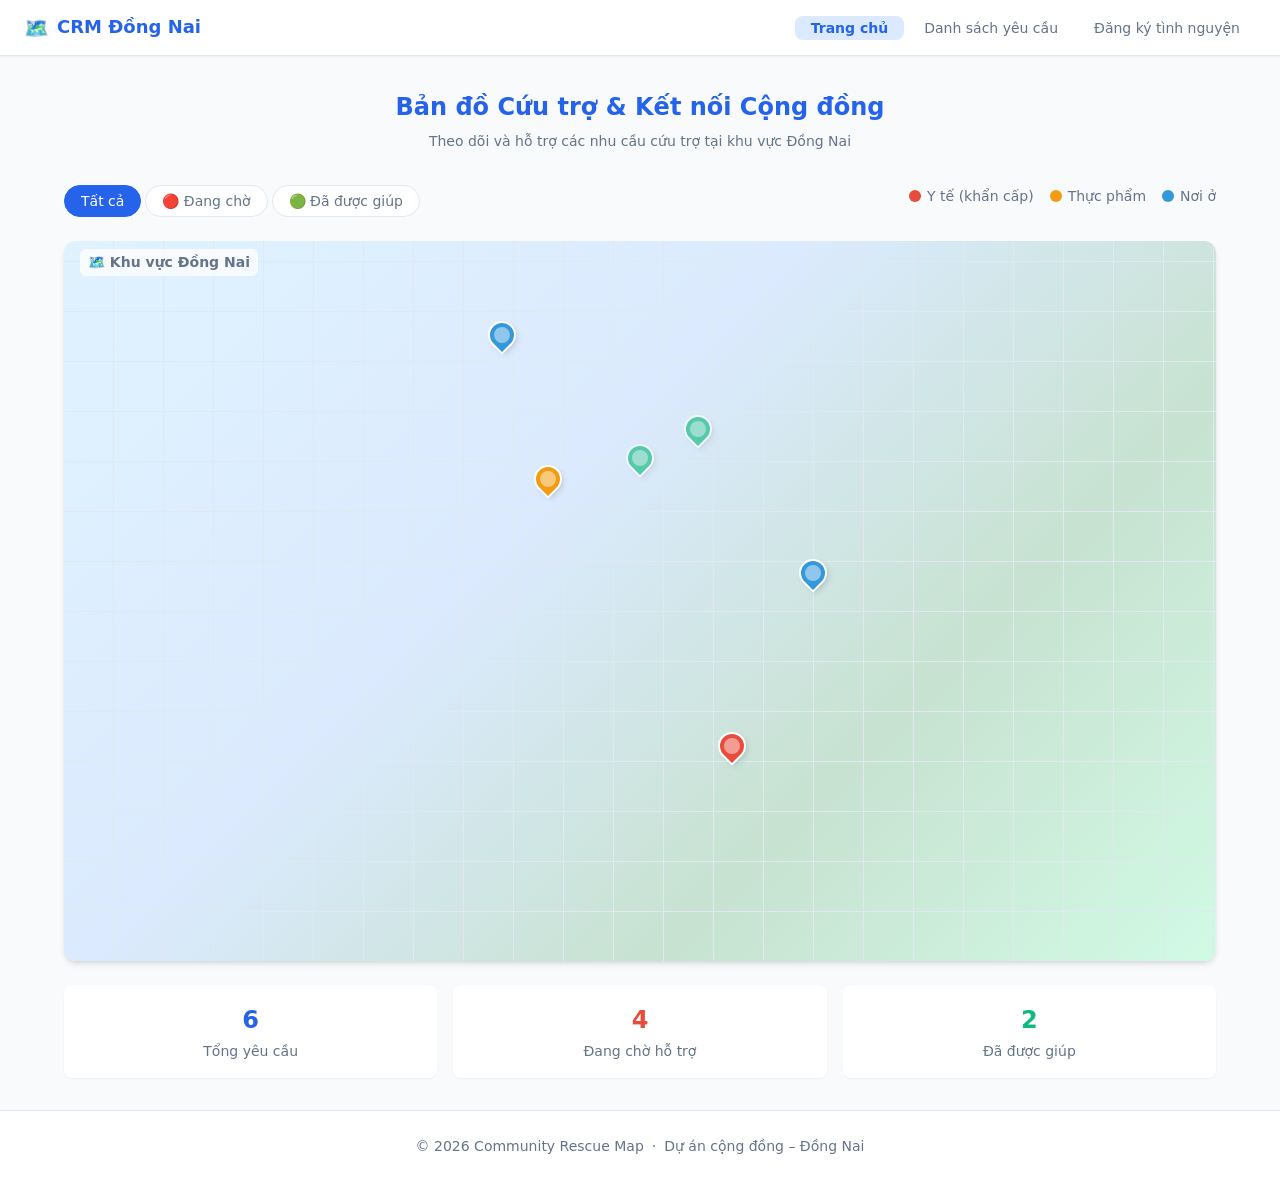
<file: index.html>
<!DOCTYPE html>
<html lang="vi">
<head>
  <meta charset="UTF-8" />
  <meta name="viewport" content="width=device-width, initial-scale=1.0" />
  <title>Bản đồ Cứu trợ &amp; Kết nối Cộng đồng – Đồng Nai</title>
  <link rel="stylesheet" href="css/style.css" />

  <!-- ===== CSS bổ sung cho trang Bản đồ ===== -->
  <style>
    /* ---------- Hero heading ---------- */
    .page-header {
      text-align: center;
      margin-bottom: var(--space-xl);
    }

    .page-header__title {
      font-size: var(--font-size-2xl);
      font-weight: 700;
      color: var(--color-primary);
    }

    .page-header__sub {
      color: var(--color-text-muted);
      font-size: var(--font-size-sm);
      margin-top: var(--space-xs);
    }

    /* ---------- Toolbar: Filters + Legend ---------- */
    .toolbar {
      display: flex;
      flex-wrap: wrap;
      align-items: flex-start;
      justify-content: space-between;
      gap: var(--space-md);
      margin-bottom: var(--space-lg);
    }

    /* -- Filter buttons -- */
    .filter-group {
      display: flex;
      gap: var(--space-xs);
      flex-wrap: wrap;
    }

    .filter-btn {
      padding: var(--space-xs) var(--space-md);
      border: 1px solid var(--color-border);
      border-radius: var(--radius-full);
      font-size: var(--font-size-sm);
      font-weight: 500;
      color: var(--color-text-muted);
      background-color: var(--color-surface);
      transition: all var(--transition);
      cursor: pointer;
    }

    .filter-btn:hover {
      border-color: var(--color-primary);
      color: var(--color-primary);
    }

    .filter-btn--active {
      background-color: var(--color-primary);
      border-color: var(--color-primary);
      color: #fff;
    }

    /* -- Legend -- */
    .legend {
      display: flex;
      gap: var(--space-md);
      flex-wrap: wrap;
      font-size: var(--font-size-sm);
      color: var(--color-text-muted);
    }

    .legend__item {
      display: flex;
      align-items: center;
      gap: 6px;
    }

    .legend__dot {
      width: 12px;
      height: 12px;
      border-radius: 50%;
      flex-shrink: 0;
    }

    .legend__dot--medical { background-color: var(--color-medical); animation: pulse 1.6s infinite; }
    .legend__dot--food    { background-color: var(--color-food);    }
    .legend__dot--shelter { background-color: var(--color-shelter); }

    /* ---------- Map container ---------- */
    .map-wrapper {
      position: relative;
      width: 100%;
      aspect-ratio: 16 / 10;
      border-radius: var(--radius-lg);
      overflow: hidden;
      background:
        /* Lưới mô phỏng bản đồ */
        repeating-linear-gradient(
          0deg,
          transparent,
          transparent 49px,
          var(--color-border) 49px,
          var(--color-border) 50px
        ),
        repeating-linear-gradient(
          90deg,
          transparent,
          transparent 49px,
          var(--color-border) 49px,
          var(--color-border) 50px
        ),
        /* Gradient nền */
        linear-gradient(135deg, #e0f2fe 0%, #dbeafe 40%, #c7e2d0 70%, #d1fae5 100%);
      box-shadow: var(--shadow-md);
    }

    /* Nhãn vùng mô phỏng */
    .map-wrapper::before {
      content: "🗺️ Khu vực Đồng Nai";
      position: absolute;
      top: var(--space-sm);
      left: var(--space-md);
      font-size: var(--font-size-sm);
      font-weight: 600;
      color: var(--color-text-muted);
      background: rgba(255,255,255,.75);
      padding: 2px var(--space-sm);
      border-radius: var(--radius-sm);
      z-index: 2;
    }

    /* ---------- Marker ---------- */
    .marker {
      position: absolute;
      width: 28px;
      height: 28px;
      border-radius: 50% 50% 50% 0;
      transform: translate(-50%, -100%) rotate(-45deg);
      cursor: pointer;
      z-index: 5;
      border: 2px solid #fff;
      box-shadow: var(--shadow-md);
      transition: transform 0.2s ease, box-shadow 0.2s ease;
    }

    .marker::after {
      content: "";
      position: absolute;
      inset: 4px;
      background: rgba(255,255,255,.45);
      border-radius: 50%;
    }

    .marker:hover {
      transform: translate(-50%, -100%) rotate(-45deg) scale(1.25);
      box-shadow: var(--shadow-lg);
      z-index: 10;
    }

    /* Màu theo loại */
    .marker--medical { background-color: var(--color-medical); animation: pulse 1.6s infinite; }
    .marker--food    { background-color: var(--color-food);    }
    .marker--shelter { background-color: var(--color-shelter); }
    .marker--done    { background-color: var(--color-done); opacity: .65; animation: none; }

    /* ---------- Pulse keyframes ---------- */
    @keyframes pulse {
      0%   { box-shadow: 0 0 0 0 rgba(231, 76, 60, .5); }
      70%  { box-shadow: 0 0 0 10px rgba(231, 76, 60, 0); }
      100% { box-shadow: 0 0 0 0 rgba(231, 76, 60, 0); }
    }

    /* ---------- Popup overlay ---------- */
    .popup-overlay {
      display: none;
      position: fixed;
      inset: 0;
      z-index: 500;
      background: rgba(0,0,0,.45);
      justify-content: center;
      align-items: center;
      padding: var(--space-md);
    }

    .popup-overlay--visible {
      display: flex;
    }

    /* Popup card */
    .popup {
      background: var(--color-surface);
      border-radius: var(--radius-lg);
      box-shadow: var(--shadow-lg);
      width: 100%;
      max-width: 420px;
      overflow: hidden;
      animation: popIn .25s ease;
    }

    @keyframes popIn {
      from { opacity: 0; transform: scale(.9) translateY(12px); }
      to   { opacity: 1; transform: scale(1)  translateY(0);    }
    }

    .popup__header {
      display: flex;
      align-items: center;
      justify-content: space-between;
      padding: var(--space-md) var(--space-lg);
      border-bottom: 1px solid var(--color-border);
    }

    .popup__title {
      font-size: var(--font-size-lg);
      font-weight: 700;
    }

    .popup__close {
      font-size: 1.3rem;
      padding: var(--space-xs);
      border-radius: var(--radius-sm);
      line-height: 1;
      transition: background var(--transition);
    }

    .popup__close:hover {
      background: var(--color-bg);
    }

    .popup__body {
      padding: var(--space-lg);
      display: flex;
      flex-direction: column;
      gap: var(--space-sm);
      font-size: var(--font-size-sm);
      line-height: 1.7;
    }

    .popup__row {
      display: flex;
      gap: var(--space-sm);
    }

    .popup__label {
      flex-shrink: 0;
      font-weight: 600;
      color: var(--color-text-muted);
      min-width: 90px;
    }

    .popup__value {
      word-break: break-word;
    }

    .popup__value a {
      color: var(--color-primary);
      text-decoration: underline;
    }

    /* ---------- Stats bar ---------- */
    .stats {
      display: flex;
      gap: var(--space-md);
      flex-wrap: wrap;
      margin-top: var(--space-lg);
    }

    .stat-card {
      flex: 1;
      min-width: 130px;
      text-align: center;
      padding: var(--space-md);
      border-radius: var(--radius-md);
      background: var(--color-surface);
      box-shadow: var(--shadow-sm);
    }

    .stat-card__number {
      font-size: var(--font-size-2xl);
      font-weight: 700;
    }

    .stat-card__label {
      font-size: var(--font-size-sm);
      color: var(--color-text-muted);
    }

    .stat-card--total   .stat-card__number { color: var(--color-primary);  }
    .stat-card--pending .stat-card__number { color: var(--color-medical); }
    .stat-card--done    .stat-card__number { color: var(--color-done);    }

    /* ---------- Responsive ≤ 600px ---------- */
    @media (max-width: 600px) {
      .toolbar {
        flex-direction: column;
      }

      .map-wrapper {
        aspect-ratio: 4 / 3;
      }

      .marker {
        width: 22px;
        height: 22px;
      }

      .popup {
        max-width: 100%;
      }

      .popup__label {
        min-width: 72px;
      }

      .stats {
        flex-direction: column;
      }
    }

    /* ---------- Responsive ≤ 375px ---------- */
    @media (max-width: 375px) {
      .page-header__title {
        font-size: var(--font-size-xl);
      }

      .filter-btn {
        font-size: 0.75rem;
        padding: 3px var(--space-sm);
      }

      .legend {
        gap: var(--space-sm);
        font-size: 0.75rem;
      }

      .map-wrapper {
        aspect-ratio: 3 / 2.5;
        border-radius: var(--radius-md);
      }

      .marker {
        width: 20px;
        height: 20px;
      }

      .popup__body {
        padding: var(--space-md);
      }

      .popup__row {
        flex-direction: column;
        gap: 2px;
      }

      .popup__label {
        min-width: unset;
      }
    }
  </style>
</head>

<body>
  <!-- ==================== NAVBAR ==================== -->
  <nav class="navbar" role="navigation" aria-label="Điều hướng chính">
    <a href="index.html" class="navbar__brand">
      <span class="navbar__brand-icon" aria-hidden="true">🗺️</span>
      CRM Đồng Nai
    </a>

    <button class="navbar__toggle" aria-label="Mở menu" aria-expanded="false">
      <span></span><span></span><span></span>
    </button>

    <ul class="navbar__links">
      <li><a href="index.html"     class="navbar__link navbar__link--active" aria-current="page">Trang chủ</a></li>
      <li><a href="requests.html"  class="navbar__link">Danh sách yêu cầu</a></li>
      <li><a href="volunteer.html" class="navbar__link">Đăng ký tình nguyện</a></li>
    </ul>
  </nav>

  <!-- ==================== MAIN ==================== -->
  <main class="main">
    <!-- Page heading -->
    <header class="page-header">
      <h1 class="page-header__title">Bản đồ Cứu trợ &amp; Kết nối Cộng đồng</h1>
      <p class="page-header__sub">Theo dõi và hỗ trợ các nhu cầu cứu trợ tại khu vực Đồng Nai</p>
    </header>

    <!-- Toolbar: Filters + Legend -->
    <section class="toolbar" aria-label="Bộ lọc và chú thích">
      <div class="filter-group" role="group" aria-label="Lọc theo trạng thái">
        <button class="filter-btn filter-btn--active" data-filter="all">Tất cả</button>
        <button class="filter-btn" data-filter="dang-cho">🔴 Đang chờ</button>
        <button class="filter-btn" data-filter="da-giup">🟢 Đã được giúp</button>
      </div>

      <div class="legend" aria-label="Chú thích màu Marker">
        <div class="legend__item">
          <span class="legend__dot legend__dot--medical" aria-hidden="true"></span>
          <span>Y tế (khẩn cấp)</span>
        </div>
        <div class="legend__item">
          <span class="legend__dot legend__dot--food" aria-hidden="true"></span>
          <span>Thực phẩm</span>
        </div>
        <div class="legend__item">
          <span class="legend__dot legend__dot--shelter" aria-hidden="true"></span>
          <span>Nơi ở</span>
        </div>
      </div>
    </section>

    <!-- Map -->
    <section aria-label="Bản đồ cứu trợ">
      <div class="map-wrapper" id="map"></div>
    </section>

    <!-- Stats -->
    <section class="stats" aria-label="Thống kê nhanh" id="stats"></section>
  </main>

  <!-- ==================== POPUP ==================== -->
  <div class="popup-overlay" id="popupOverlay" role="dialog" aria-modal="true" aria-label="Chi tiết yêu cầu">
    <article class="popup" id="popupCard">
      <div class="popup__header">
        <h2 class="popup__title" id="popupTitle">Chi tiết yêu cầu</h2>
        <button class="popup__close" id="popupClose" aria-label="Đóng">✕</button>
      </div>
      <div class="popup__body" id="popupBody">
        <!-- Nội dung được render bởi JS -->
      </div>
    </article>
  </div>

  <!-- ==================== FOOTER ==================== -->
  <footer class="footer">
    <span>© 2026 Community Rescue Map</span>
    <span>·</span>
    <span>Dự án cộng đồng – Đồng Nai</span>
  </footer>

  <!-- ==================== SCRIPTS ==================== -->
  <script src="js/data.js"></script>
  <script src="js/map.js"></script>
</body>
</html>
</file>
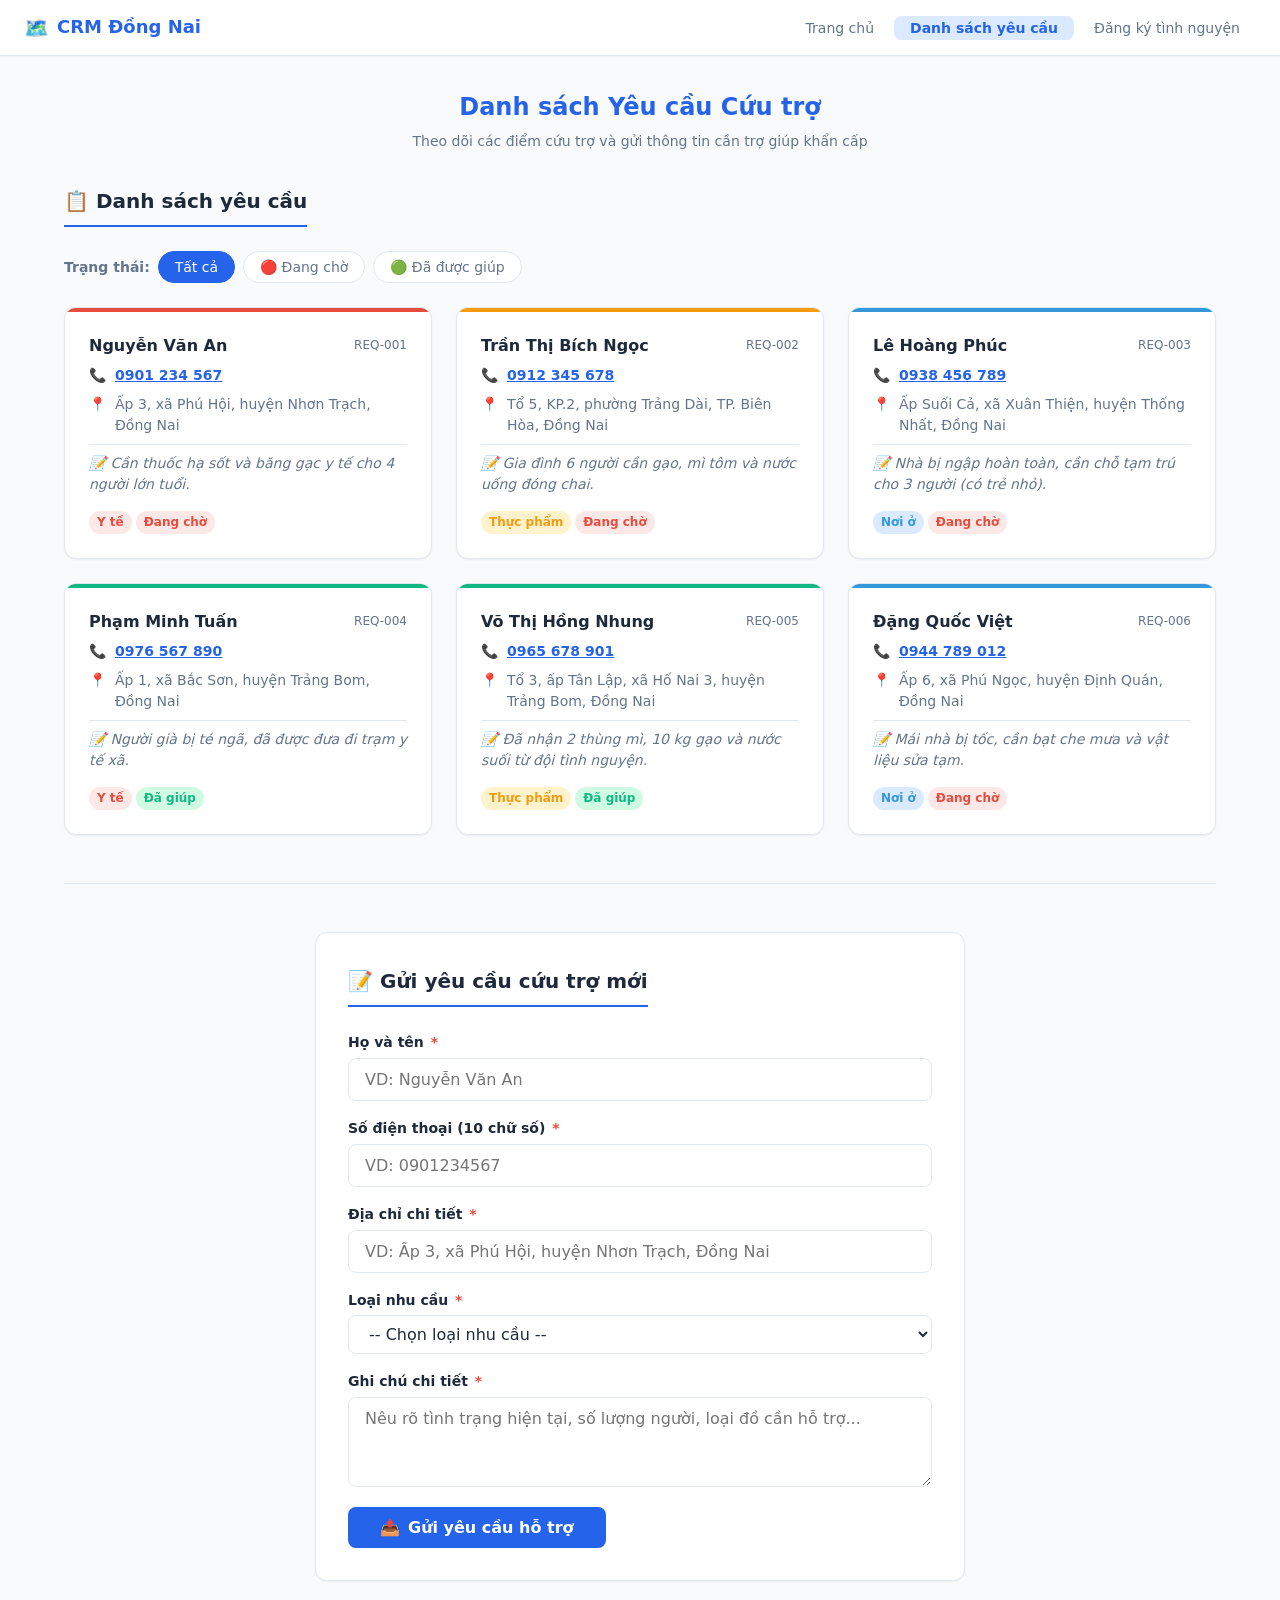
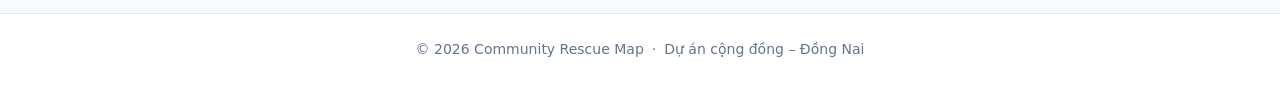
<file: requests.html>
<!DOCTYPE html>
<html lang="vi">
<head>
  <meta charset="UTF-8" />
  <meta name="viewport" content="width=device-width, initial-scale=1.0" />
  <title>Danh sách yêu cầu cứu trợ – CRM Đồng Nai</title>
  <link rel="stylesheet" href="css/style.css" />

  <!-- ===== CSS bổ sung cho trang Requests ===== -->
  <style>
    /* ---------- Page header ---------- */
    .page-header {
      text-align: center;
      margin-bottom: var(--space-xl);
    }

    .page-header__title {
      font-size: var(--font-size-2xl);
      font-weight: 700;
      color: var(--color-primary);
    }

    .page-header__sub {
      color: var(--color-text-muted);
      font-size: var(--font-size-sm);
      margin-top: var(--space-xs);
    }

    /* ---------- Section heading ---------- */
    .section-title {
      font-size: var(--font-size-xl);
      font-weight: 700;
      margin-bottom: var(--space-lg);
      padding-bottom: var(--space-sm);
      border-bottom: 2px solid var(--color-primary);
      display: inline-block;
    }

    /* ---------- Filter bar ---------- */
    .filter-bar {
      display: flex;
      flex-wrap: wrap;
      align-items: center;
      gap: var(--space-sm);
      margin-bottom: var(--space-lg);
    }

    .filter-bar__label {
      font-size: var(--font-size-sm);
      font-weight: 600;
      color: var(--color-text-muted);
    }

    .filter-btn {
      padding: var(--space-xs) var(--space-md);
      border: 1px solid var(--color-border);
      border-radius: var(--radius-full);
      font-size: var(--font-size-sm);
      font-weight: 500;
      color: var(--color-text-muted);
      background-color: var(--color-surface);
      transition: all var(--transition);
      cursor: pointer;
    }

    .filter-btn:hover {
      border-color: var(--color-primary);
      color: var(--color-primary);
    }

    .filter-btn--active {
      background-color: var(--color-primary);
      border-color: var(--color-primary);
      color: #fff;
    }

    /* ---------- CSS Grid Danh sách (3 cột PC, 1 cột mobile) ---------- */
    .card-grid {
      display: grid;
      grid-template-columns: repeat(3, 1fr);
      gap: var(--space-lg);
    }

    .card-grid__empty {
      grid-column: 1 / -1;
      text-align: center;
      padding: var(--space-2xl);
      color: var(--color-text-muted);
      font-size: var(--font-size-sm);
    }

    /* ---------- Request Card ---------- */
    .req-card {
      background: var(--color-surface);
      border-radius: var(--radius-lg);
      box-shadow: var(--shadow-sm);
      overflow: hidden;
      transition: box-shadow var(--transition), transform var(--transition);
      display: flex;
      flex-direction: column;
      border: 1px solid var(--color-border);
    }

    .req-card:hover {
      box-shadow: var(--shadow-md);
      transform: translateY(-2px);
    }

    .req-card__accent {
      height: 4px;
      flex-shrink: 0;
    }

    .req-card__accent--medical { background: var(--color-medical); }
    .req-card__accent--food    { background: var(--color-food);    }
    .req-card__accent--shelter { background: var(--color-shelter); }
    .req-card__accent--done    { background: var(--color-done);    }

    .req-card__body {
      padding: var(--space-lg);
      flex: 1;
      display: flex;
      flex-direction: column;
      gap: var(--space-sm);
    }

    .req-card__header {
      display: flex;
      align-items: flex-start;
      justify-content: space-between;
      gap: var(--space-sm);
    }

    .req-card__name {
      font-size: var(--font-size-base);
      font-weight: 700;
      line-height: 1.3;
    }

    .req-card__id {
      font-size: 0.75rem;
      color: var(--color-text-muted);
      white-space: nowrap;
    }

    .req-card__row {
      display: flex;
      align-items: flex-start;
      gap: var(--space-sm);
      font-size: var(--font-size-sm);
      color: var(--color-text-muted);
      line-height: 1.5;
    }

    .req-card__icon {
      flex-shrink: 0;
      width: 18px;
    }

    .req-card__phone a {
      color: var(--color-primary);
      text-decoration: underline;
      font-weight: 600;
    }

    .req-card__tags {
      display: flex;
      flex-wrap: wrap;
      gap: var(--space-xs);
      margin-top: auto;
      padding-top: var(--space-sm);
    }

    .req-card__note {
      font-size: var(--font-size-sm);
      color: var(--color-text-muted);
      font-style: italic;
      line-height: 1.5;
      border-top: 1px solid var(--color-border);
      padding-top: var(--space-sm);
    }

    /* ---------- Divider ---------- */
    .divider {
      border: none;
      border-top: 1px solid var(--color-border);
      margin: var(--space-2xl) 0;
    }

    /* ---------- Form Section ---------- */
    .form-section {
      max-width: 650px;
      margin: 0 auto;
      background: var(--color-surface);
      padding: var(--space-xl);
      border-radius: var(--radius-lg);
      box-shadow: var(--shadow-sm);
      border: 1px solid var(--color-border);
    }

    .form {
      display: flex;
      flex-direction: column;
      gap: var(--space-md);
    }

    .form-group {
      display: flex;
      flex-direction: column;
      gap: var(--space-xs);
    }

    .form-group__label {
      font-size: var(--font-size-sm);
      font-weight: 600;
      color: var(--color-text);
    }

    .form-group__label .required {
      color: var(--color-medical);
      margin-left: 2px;
    }

    .form-group__input,
    .form-group__select,
    .form-group__textarea {
      width: 100%;
      padding: var(--space-sm) var(--space-md);
      border: 1px solid var(--color-border);
      border-radius: var(--radius-md);
      font-size: var(--font-size-base);
      background: #fff;
      transition: border-color var(--transition), box-shadow var(--transition);
    }

    .form-group__input:focus,
    .form-group__select:focus,
    .form-group__textarea:focus {
      border-color: var(--color-primary);
      box-shadow: 0 0 0 3px rgba(37, 99, 235, .15);
    }

    /* Viền đỏ & thông báo lỗi đỏ */
    .form-group__input--error,
    .form-group__select--error,
    .form-group__textarea--error {
      border-color: var(--color-medical) !important;
      box-shadow: 0 0 0 3px rgba(231, 76, 60, .15) !important;
    }

    .form-group__textarea {
      min-height: 90px;
      resize: vertical;
    }

    .form-group__error {
      display: none;
      font-size: 0.8rem;
      color: var(--color-medical);
      font-weight: 500;
      line-height: 1.4;
    }

    .form-group__error--visible {
      display: block;
    }

    /* Submit Button */
    .btn-submit {
      display: inline-flex;
      align-items: center;
      justify-content: center;
      gap: var(--space-sm);
      padding: var(--space-sm) var(--space-xl);
      border-radius: var(--radius-md);
      font-size: var(--font-size-base);
      font-weight: 600;
      color: #fff;
      background-color: var(--color-primary);
      cursor: pointer;
      transition: background-color var(--transition), transform var(--transition);
      align-self: flex-start;
      margin-top: var(--space-xs);
    }

    .btn-submit:hover {
      background-color: var(--color-primary-dark);
    }

    .btn-submit:active {
      transform: scale(.98);
    }

    /* Thông báo Toast thành công */
    .toast {
      display: none;
      padding: var(--space-md) var(--space-lg);
      border-radius: var(--radius-md);
      font-size: var(--font-size-sm);
      font-weight: 500;
      color: #065f46;
      background-color: var(--color-done-light);
      border: 1px solid var(--color-done);
      margin-bottom: var(--space-md);
      animation: slideIn .3s ease;
    }

    .toast--visible {
      display: flex;
      align-items: center;
      gap: var(--space-sm);
    }

    @keyframes slideIn {
      from { opacity: 0; transform: translateY(-8px); }
      to   { opacity: 1; transform: translateY(0);    }
    }

    /* ---------- Responsive: Điện thoại (<768px) hiển thị 1 cột ---------- */
    @media (max-width: 768px) {
      .card-grid {
        grid-template-columns: 1fr;
      }
      .form-section {
        padding: var(--space-lg) var(--space-md);
      }
      .btn-submit {
        width: 100%;
      }
    }
  </style>
</head>

<body>
  <!-- ==================== NAVBAR ==================== -->
  <nav class="navbar" role="navigation" aria-label="Điều hướng chính">
    <a href="index.html" class="navbar__brand">
      <span class="navbar__brand-icon" aria-hidden="true">🗺️</span>
      CRM Đồng Nai
    </a>

    <button class="navbar__toggle" aria-label="Mở menu" aria-expanded="false">
      <span></span><span></span><span></span>
    </button>

    <ul class="navbar__links">
      <li><a href="index.html"     class="navbar__link">Trang chủ</a></li>
      <li><a href="requests.html"  class="navbar__link navbar__link--active" aria-current="page">Danh sách yêu cầu</a></li>
      <li><a href="volunteer.html" class="navbar__link">Đăng ký tình nguyện</a></li>
    </ul>
  </nav>

  <!-- ==================== MAIN ==================== -->
  <main class="main">
    <header class="page-header">
      <h1 class="page-header__title">Danh sách Yêu cầu Cứu trợ</h1>
      <p class="page-header__sub">Theo dõi các điểm cứu trợ và gửi thông tin cần trợ giúp khẩn cấp</p>
    </header>

    <!-- PHẦN 1: DANH SÁCH YÊU CẦU -->
    <section aria-label="Danh sách yêu cầu">
      <h2 class="section-title">📋 Danh sách yêu cầu</h2>

      <!-- Bộ lọc trạng thái -->
      <div class="filter-bar" role="group" aria-label="Lọc theo trạng thái">
        <span class="filter-bar__label">Trạng thái:</span>
        <button class="filter-btn filter-btn--active" data-filter="all">Tất cả</button>
        <button class="filter-btn" data-filter="dang-cho">🔴 Đang chờ</button>
        <button class="filter-btn" data-filter="da-giup">🟢 Đã được giúp</button>
      </div>

      <!-- Khung hiển thị Card Grid (3 cột PC, 1 cột Mobile) -->
      <div class="card-grid" id="cardGrid"></div>
    </section>

    <hr class="divider" />

    <!-- PHẦN 2: FORM GỬI YÊU CẦU MỚI -->
    <section class="form-section" aria-label="Gửi yêu cầu cứu trợ mới">
      <h2 class="section-title">📝 Gửi yêu cầu cứu trợ mới</h2>

      <div class="toast" id="toast" role="alert">
        <span>✅</span>
        <span id="toastMsg">Đã gửi yêu cầu thành công!</span>
      </div>

      <form class="form" id="requestForm" novalidate>
        <!-- Họ tên -->
        <div class="form-group">
          <label class="form-group__label" for="inputName">
            Họ và tên <span class="required">*</span>
          </label>
          <input
            class="form-group__input"
            type="text"
            id="inputName"
            name="name"
            placeholder="VD: Nguyễn Văn An"
          />
          <span class="form-group__error" id="errorName"></span>
        </div>

        <!-- Số điện thoại -->
        <div class="form-group">
          <label class="form-group__label" for="inputPhone">
            Số điện thoại (10 chữ số) <span class="required">*</span>
          </label>
          <input
            class="form-group__input"
            type="tel"
            id="inputPhone"
            name="phone"
            placeholder="VD: 0901234567"
          />
          <span class="form-group__error" id="errorPhone"></span>
        </div>

        <!-- Địa chỉ -->
        <div class="form-group">
          <label class="form-group__label" for="inputAddress">
            Địa chỉ chi tiết <span class="required">*</span>
          </label>
          <input
            class="form-group__input"
            type="text"
            id="inputAddress"
            name="address"
            placeholder="VD: Ấp 3, xã Phú Hội, huyện Nhơn Trạch, Đồng Nai"
          />
          <span class="form-group__error" id="errorAddress"></span>
        </div>

        <!-- Loại nhu cầu -->
        <div class="form-group">
          <label class="form-group__label" for="inputType">
            Loại nhu cầu <span class="required">*</span>
          </label>
          <select class="form-group__select" id="inputType" name="type">
            <option value="">-- Chọn loại nhu cầu --</option>
            <option value="y-te">🏥 Y tế</option>
            <option value="thuc-pham">🍚 Thực phẩm</option>
            <option value="noi-o">🏠 Nơi ở</option>
          </select>
          <span class="form-group__error" id="errorType"></span>
        </div>

        <!-- Ghi chú -->
        <div class="form-group">
          <label class="form-group__label" for="inputNote">
            Ghi chú chi tiết <span class="required">*</span>
          </label>
          <textarea
            class="form-group__textarea"
            id="inputNote"
            name="note"
            placeholder="Nêu rõ tình trạng hiện tại, số lượng người, loại đồ cần hỗ trợ..."
          ></textarea>
          <span class="form-group__error" id="errorNote"></span>
        </div>

        <button class="btn-submit" type="submit">
          <span>📤</span> Gửi yêu cầu hỗ trợ
        </button>
      </form>
    </section>
  </main>

  <!-- ==================== FOOTER ==================== -->
  <footer class="footer">
    <span>© 2026 Community Rescue Map</span>
    <span>·</span>
    <span>Dự án cộng đồng – Đồng Nai</span>
  </footer>

  <!-- ==================== SCRIPTS ==================== -->
  <script src="js/data.js"></script>
  <script src="js/requests.js"></script>
</body>
</html>
</file>
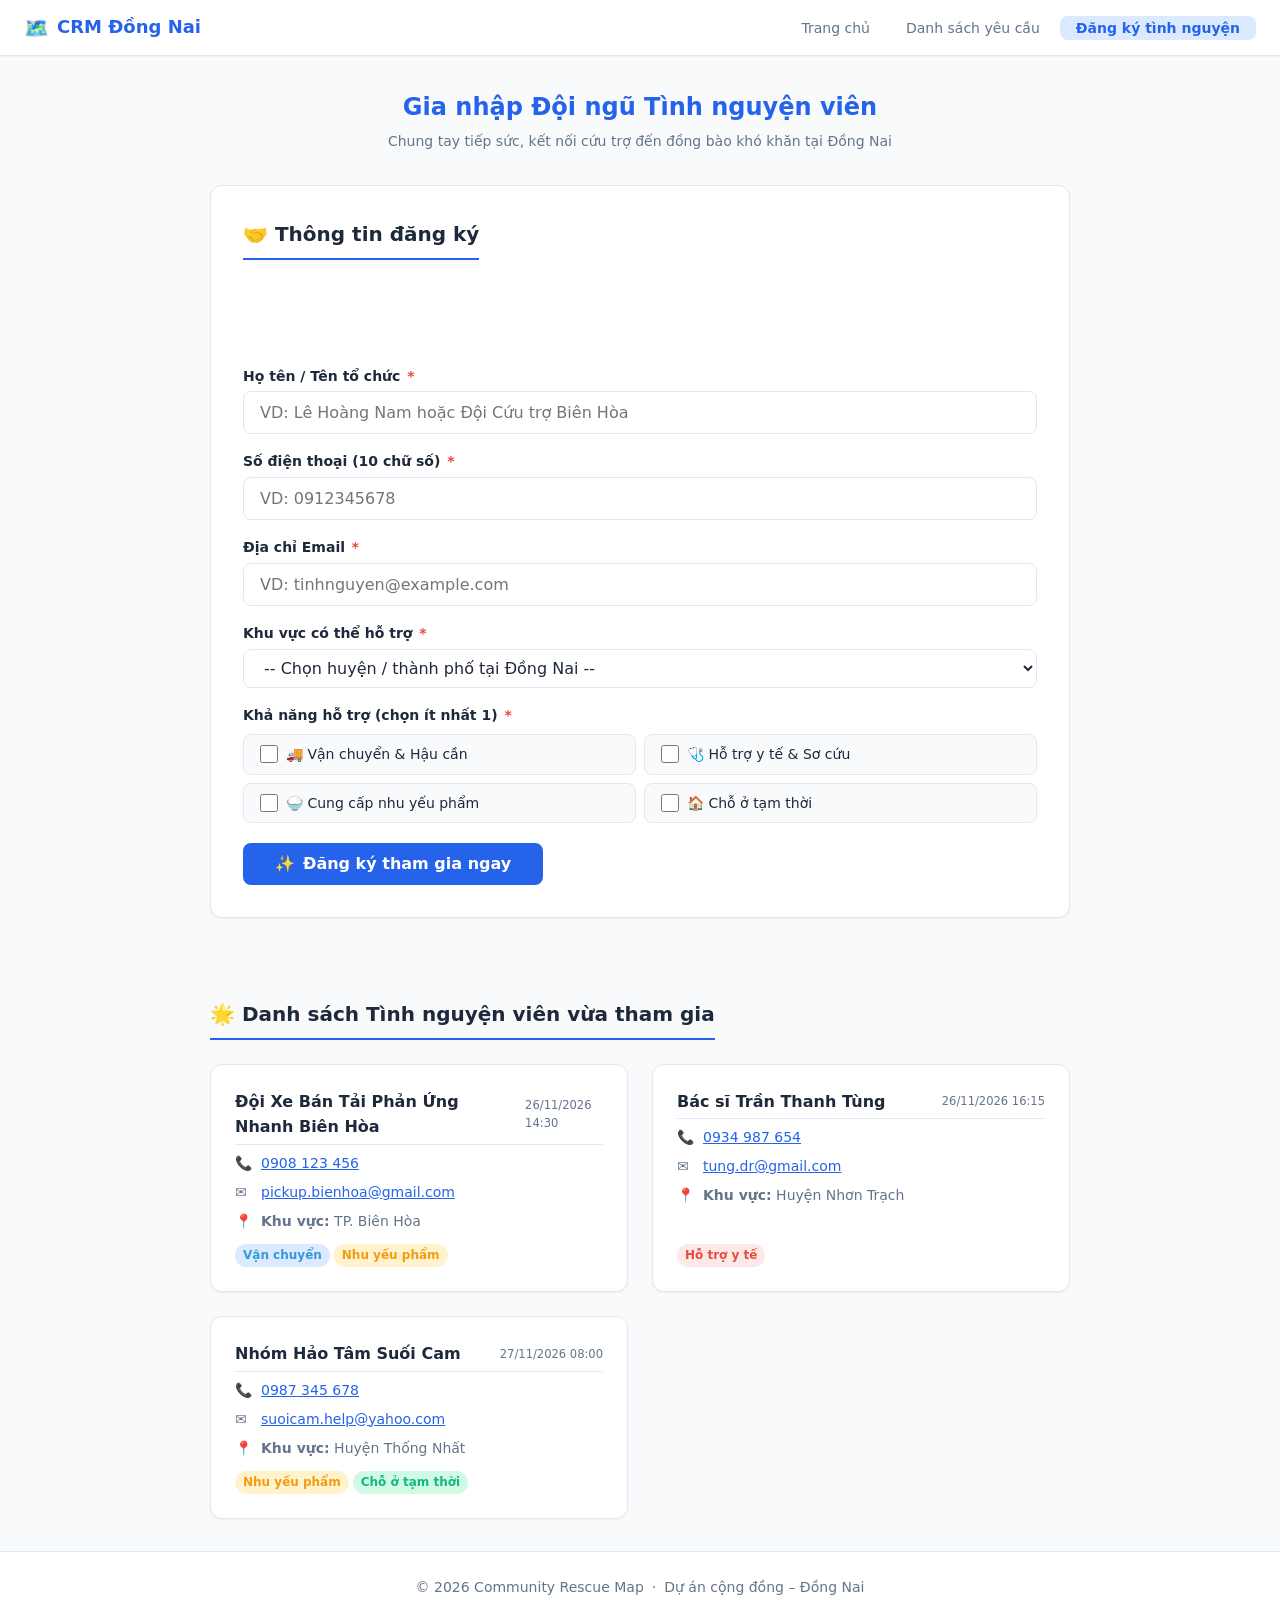
<file: volunteer.html>
<!DOCTYPE html>
<html lang="vi">
<head>
  <meta charset="UTF-8" />
  <meta name="viewport" content="width=device-width, initial-scale=1.0" />
  <title>Đăng ký Tình nguyện viên – CRM Đồng Nai</title>
  <link rel="stylesheet" href="css/style.css" />

  <!-- ===== CSS bổ sung cho trang Volunteer ===== -->
  <style>
    /* ---------- Page header ---------- */
    .page-header {
      text-align: center;
      margin-bottom: var(--space-xl);
    }

    .page-header__title {
      font-size: var(--font-size-2xl);
      font-weight: 700;
      color: var(--color-primary);
    }

    .page-header__sub {
      color: var(--color-text-muted);
      font-size: var(--font-size-sm);
      margin-top: var(--space-xs);
    }

    /* ---------- Section Title ---------- */
    .section-title {
      font-size: var(--font-size-xl);
      font-weight: 700;
      margin-bottom: var(--space-lg);
      padding-bottom: var(--space-sm);
      border-bottom: 2px solid var(--color-primary);
      display: inline-block;
    }

    /* ---------- Form Container ---------- */
    .volunteer-layout {
      display: grid;
      grid-template-columns: 1fr;
      gap: var(--space-2xl);
      max-width: 860px;
      margin: 0 auto;
    }

    .form-card {
      background: var(--color-surface);
      border-radius: var(--radius-lg);
      padding: var(--space-xl);
      box-shadow: var(--shadow-sm);
      border: 1px solid var(--color-border);
    }

    .form {
      display: flex;
      flex-direction: column;
      gap: var(--space-md);
    }

    .form-group {
      display: flex;
      flex-direction: column;
      gap: var(--space-xs);
    }

    .form-group__label {
      font-size: var(--font-size-sm);
      font-weight: 600;
      color: var(--color-text);
    }

    .form-group__label .required {
      color: var(--color-medical);
      margin-left: 2px;
    }

    .form-group__input,
    .form-group__select {
      width: 100%;
      padding: var(--space-sm) var(--space-md);
      border: 1px solid var(--color-border);
      border-radius: var(--radius-md);
      font-size: var(--font-size-base);
      background: #fff;
      transition: border-color var(--transition), box-shadow var(--transition);
    }

    .form-group__input:focus,
    .form-group__select:focus {
      border-color: var(--color-primary);
      box-shadow: 0 0 0 3px rgba(37, 99, 235, .15);
    }

    /* Error styles */
    .form-group__input--error,
    .form-group__select--error {
      border-color: var(--color-medical) !important;
      box-shadow: 0 0 0 3px rgba(231, 76, 60, .15) !important;
    }

    .form-group__error {
      display: none;
      font-size: 0.8rem;
      color: var(--color-medical);
      font-weight: 500;
      line-height: 1.4;
    }

    .form-group__error--visible {
      display: block;
    }

    /* Checkbox Group: Skills / Capacities */
    .skills-grid {
      display: grid;
      grid-template-columns: repeat(2, 1fr);
      gap: var(--space-sm);
      margin-top: var(--space-xs);
    }

    .skill-choice {
      display: flex;
      align-items: center;
      gap: var(--space-sm);
      padding: var(--space-sm) var(--space-md);
      border: 1px solid var(--color-border);
      border-radius: var(--radius-md);
      cursor: pointer;
      background: var(--color-bg);
      transition: all var(--transition);
      user-select: none;
    }

    .skill-choice:hover {
      border-color: var(--color-primary);
      background: #eff6ff;
    }

    .skill-choice input[type="checkbox"] {
      width: 18px;
      height: 18px;
      accent-color: var(--color-primary);
      cursor: pointer;
    }

    .skill-choice__text {
      font-size: var(--font-size-sm);
      font-weight: 500;
      color: var(--color-text);
    }

    .skill-choice--error {
      border-color: var(--color-medical) !important;
      background: var(--color-medical-light) !important;
    }

    /* Submit Button */
    .btn-submit {
      display: inline-flex;
      align-items: center;
      justify-content: center;
      gap: var(--space-sm);
      padding: var(--space-sm) var(--space-xl);
      border-radius: var(--radius-md);
      font-size: var(--font-size-base);
      font-weight: 600;
      color: #fff;
      background-color: var(--color-primary);
      cursor: pointer;
      transition: background-color var(--transition), transform var(--transition);
      align-self: flex-start;
      margin-top: var(--space-xs);
    }

    .btn-submit:hover {
      background-color: var(--color-primary-dark);
    }

    .btn-submit:active {
      transform: scale(.98);
    }

    /* Success Toast (mượt mà, tự ẩn sau 3 giây) */
    .toast {
      opacity: 0;
      transform: translateY(-12px);
      pointer-events: none;
      visibility: hidden;
      transition: opacity 0.35s ease, transform 0.35s ease, visibility 0.35s;
      padding: var(--space-md) var(--space-lg);
      border-radius: var(--radius-md);
      font-size: var(--font-size-sm);
      font-weight: 500;
      color: #065f46;
      background-color: var(--color-done-light);
      border: 1px solid var(--color-done);
      display: flex;
      align-items: center;
      gap: var(--space-sm);
      margin-bottom: var(--space-md);
    }

    .toast--visible {
      opacity: 1;
      transform: translateY(0);
      pointer-events: auto;
      visibility: visible;
    }

    /* ---------- Volunteer List Section ---------- */
    .volunteer-list-section {
      margin-top: var(--space-xl);
    }

    .vol-grid {
      display: grid;
      grid-template-columns: repeat(2, 1fr);
      gap: var(--space-lg);
    }

    .vol-grid__empty {
      grid-column: 1 / -1;
      text-align: center;
      padding: var(--space-xl);
      color: var(--color-text-muted);
      font-size: var(--font-size-sm);
      background: var(--color-surface);
      border-radius: var(--radius-lg);
      border: 1px dashed var(--color-border);
    }

    .vol-card {
      background: var(--color-surface);
      border-radius: var(--radius-lg);
      padding: var(--space-lg);
      box-shadow: var(--shadow-sm);
      border: 1px solid var(--color-border);
      display: flex;
      flex-direction: column;
      gap: var(--space-sm);
      transition: transform var(--transition), box-shadow var(--transition);
    }

    .vol-card:hover {
      transform: translateY(-2px);
      box-shadow: var(--shadow-md);
    }

    .vol-card__header {
      display: flex;
      align-items: center;
      justify-content: space-between;
      gap: var(--space-sm);
      border-bottom: 1px solid var(--color-border);
      padding-bottom: var(--space-xs);
    }

    .vol-card__name {
      font-size: var(--font-size-base);
      font-weight: 700;
      color: var(--color-text);
    }

    .vol-card__date {
      font-size: 0.72rem;
      color: var(--color-text-muted);
    }

    .vol-card__row {
      display: flex;
      align-items: flex-start;
      gap: var(--space-sm);
      font-size: var(--font-size-sm);
      color: var(--color-text-muted);
      line-height: 1.5;
    }

    .vol-card__row a {
      color: var(--color-primary);
      text-decoration: underline;
      font-weight: 500;
    }

    .vol-card__icon {
      width: 18px;
      flex-shrink: 0;
    }

    .vol-card__skills {
      display: flex;
      flex-wrap: wrap;
      gap: var(--space-xs);
      margin-top: auto;
      padding-top: var(--space-xs);
    }

    /* ---------- Responsive ---------- */
    @media (max-width: 768px) {
      .skills-grid {
        grid-template-columns: 1fr;
      }
      .vol-grid {
        grid-template-columns: 1fr;
      }
      .btn-submit {
        width: 100%;
      }
    }

    @media (max-width: 600px) {
      .form-card {
        padding: var(--space-lg) var(--space-md);
      }
    }
  </style>
</head>

<body>
  <!-- ==================== NAVBAR ==================== -->
  <nav class="navbar" role="navigation" aria-label="Điều hướng chính">
    <a href="index.html" class="navbar__brand">
      <span class="navbar__brand-icon" aria-hidden="true">🗺️</span>
      CRM Đồng Nai
    </a>

    <button class="navbar__toggle" aria-label="Mở menu" aria-expanded="false">
      <span></span><span></span><span></span>
    </button>

    <ul class="navbar__links">
      <li><a href="index.html"     class="navbar__link">Trang chủ</a></li>
      <li><a href="requests.html"  class="navbar__link">Danh sách yêu cầu</a></li>
      <li><a href="volunteer.html" class="navbar__link navbar__link--active" aria-current="page">Đăng ký tình nguyện</a></li>
    </ul>
  </nav>

  <!-- ==================== MAIN ==================== -->
  <main class="main">
    <header class="page-header">
      <h1 class="page-header__title">Gia nhập Đội ngũ Tình nguyện viên</h1>
      <p class="page-header__sub">Chung tay tiếp sức, kết nối cứu trợ đến đồng bào khó khăn tại Đồng Nai</p>
    </header>

    <div class="volunteer-layout">
      <!-- FORM ĐĂNG KÝ -->
      <section class="form-card" aria-label="Đăng ký tình nguyện viên">
        <h2 class="section-title">🤝 Thông tin đăng ký</h2>

        <!-- Toast thông báo thành công -->
        <div class="toast" id="toast" role="alert">
          <span style="font-size:1.2rem;">🎉</span>
          <span id="toastMsg">Đăng ký tình nguyện viên thành công! Cảm ơn tấm lòng của bạn.</span>
        </div>

        <form class="form" id="volunteerForm" novalidate>
          <!-- Họ tên / Tên tổ chức -->
          <div class="form-group">
            <label class="form-group__label" for="inputName">
              Họ tên / Tên tổ chức <span class="required">*</span>
            </label>
            <input
              class="form-group__input"
              type="text"
              id="inputName"
              name="name"
              placeholder="VD: Lê Hoàng Nam hoặc Đội Cứu trợ Biên Hòa"
              autocomplete="name"
            />
            <span class="form-group__error" id="errorName"></span>
          </div>

          <!-- Số điện thoại -->
          <div class="form-group">
            <label class="form-group__label" for="inputPhone">
              Số điện thoại (10 chữ số) <span class="required">*</span>
            </label>
            <input
              class="form-group__input"
              type="tel"
              id="inputPhone"
              name="phone"
              placeholder="VD: 0912345678"
              autocomplete="tel"
            />
            <span class="form-group__error" id="errorPhone"></span>
          </div>

          <!-- Email -->
          <div class="form-group">
            <label class="form-group__label" for="inputEmail">
              Địa chỉ Email <span class="required">*</span>
            </label>
            <input
              class="form-group__input"
              type="email"
              id="inputEmail"
              name="email"
              placeholder="VD: tinhnguyen@example.com"
              autocomplete="email"
            />
            <span class="form-group__error" id="errorEmail"></span>
          </div>

          <!-- Khu vực có thể hỗ trợ -->
          <div class="form-group">
            <label class="form-group__label" for="inputArea">
              Khu vực có thể hỗ trợ <span class="required">*</span>
            </label>
            <select class="form-group__select" id="inputArea" name="area">
              <option value="">-- Chọn huyện / thành phố tại Đồng Nai --</option>
              <option value="TP. Biên Hòa">TP. Biên Hòa</option>
              <option value="TP. Long Khánh">TP. Long Khánh</option>
              <option value="Huyện Nhơn Trạch">Huyện Nhơn Trạch</option>
              <option value="Huyện Long Thành">Huyện Long Thành</option>
              <option value="Huyện Trảng Bom">Huyện Trảng Bom</option>
              <option value="Huyện Thống Nhất">Huyện Thống Nhất</option>
              <option value="Huyện Cẩm Mỹ">Huyện Cẩm Mỹ</option>
              <option value="Huyện Xuân Lộc">Huyện Xuân Lộc</option>
              <option value="Huyện Định Quán">Huyện Định Quán</option>
              <option value="Huyện Tân Phú">Huyện Tân Phú</option>
              <option value="Huyện Vĩnh Cửu">Huyện Vĩnh Cửu</option>
              <option value="Toàn tỉnh Đồng Nai">Toàn tỉnh Đồng Nai</option>
            </select>
            <span class="form-group__error" id="errorArea"></span>
          </div>

          <!-- Khả năng hỗ trợ (Checkboxes) -->
          <div class="form-group">
            <label class="form-group__label">
              Khả năng hỗ trợ (chọn ít nhất 1) <span class="required">*</span>
            </label>
            <div class="skills-grid" id="skillsContainer">
              <label class="skill-choice">
                <input type="checkbox" name="skills" value="van-chuyen" />
                <span class="skill-choice__text">🚚 Vận chuyển &amp; Hậu cần</span>
              </label>
              <label class="skill-choice">
                <input type="checkbox" name="skills" value="y-te" />
                <span class="skill-choice__text">🩺 Hỗ trợ y tế &amp; Sơ cứu</span>
              </label>
              <label class="skill-choice">
                <input type="checkbox" name="skills" value="nhu-yeu-pham" />
                <span class="skill-choice__text">🍚 Cung cấp nhu yếu phẩm</span>
              </label>
              <label class="skill-choice">
                <input type="checkbox" name="skills" value="cho-o" />
                <span class="skill-choice__text">🏠 Chỗ ở tạm thời</span>
              </label>
            </div>
            <span class="form-group__error" id="errorSkills"></span>
          </div>

          <button class="btn-submit" type="submit">
            <span>✨</span> Đăng ký tham gia ngay
          </button>
        </form>
      </section>

      <!-- DANH SÁCH TÌNH NGUYỆN VIÊN ĐÃ ĐĂNG KÝ -->
      <section class="volunteer-list-section" aria-label="Danh sách tình nguyện viên đã đăng ký">
        <h2 class="section-title">🌟 Danh sách Tình nguyện viên vừa tham gia</h2>
        <div class="vol-grid" id="volGrid">
          <!-- Được render bởi js/volunteer.js -->
        </div>
      </section>
    </div>
  </main>

  <!-- ==================== FOOTER ==================== -->
  <footer class="footer">
    <span>© 2026 Community Rescue Map</span>
    <span>·</span>
    <span>Dự án cộng đồng – Đồng Nai</span>
  </footer>

  <!-- ==================== SCRIPTS ==================== -->
  <script src="js/data.js"></script>
  <script src="js/volunteer.js"></script>
</body>
</html>
</file>
<file: css/style.css>
/* =============================================================
   Community Rescue Map – Design System & Base Layout (css/style.css)
   =============================================================
   Dùng chung cho: index.html · requests.html · volunteer.html
   - Biến CSS (:root) – màu chủ đạo & phân loại nhu cầu
   - CSS Reset
   - Typography cơ bản
   - Navbar (Flexbox, Responsive)
   - Main container & Footer
   ============================================================= */

/* ----------  1. Design Tokens  ------------------------------- */

:root {
  /* — Màu chủ đạo — */
  --color-primary:     #2563eb;
  --color-primary-dark:#1d4ed8;
  --color-bg:          #f8fafc;
  --color-surface:     #ffffff;
  --color-text:        #1e293b;
  --color-text-muted:  #64748b;
  --color-border:      #e2e8f0;

  /* — Màu phân loại nhu cầu — */
  --color-medical:     #e74c3c;   /* Y tế        */
  --color-food:        #f39c12;   /* Thực phẩm   */
  --color-shelter:     #3498db;   /* Nơi ở       */
  --color-done:        #10b981;   /* Đã giúp     */

  /* — Phiên bản nhạt (badge / background) — */
  --color-medical-light:  #fde8e8;
  --color-food-light:     #fef3cd;
  --color-shelter-light:  #dbeafe;
  --color-done-light:     #d1fae5;

  /* — Spacing & Sizing — */
  --space-xs:   0.25rem;
  --space-sm:   0.5rem;
  --space-md:   1rem;
  --space-lg:   1.5rem;
  --space-xl:   2rem;
  --space-2xl:  3rem;

  --radius-sm:  0.375rem;
  --radius-md:  0.5rem;
  --radius-lg:  0.75rem;
  --radius-full:9999px;

  /* — Typography — */
  --font-family: "Inter", "Segoe UI", system-ui, -apple-system, sans-serif;
  --font-size-sm:   0.875rem;
  --font-size-base: 1rem;
  --font-size-lg:   1.125rem;
  --font-size-xl:   1.25rem;
  --font-size-2xl:  1.5rem;

  /* — Shadow — */
  --shadow-sm:  0 1px 2px rgba(0, 0, 0, 0.05);
  --shadow-md:  0 4px 6px -1px rgba(0, 0, 0, 0.1),
                0 2px 4px -2px rgba(0, 0, 0, 0.1);
  --shadow-lg:  0 10px 15px -3px rgba(0, 0, 0, 0.1),
                0 4px 6px -4px rgba(0, 0, 0, 0.1);

  /* — Navbar — */
  --navbar-height: 3.5rem;

  /* — Transition — */
  --transition: 200ms ease;
}

/* ----------  2. CSS Reset  ----------------------------------- */

*,
*::before,
*::after {
  margin: 0;
  padding: 0;
  box-sizing: border-box;
}

html {
  font-size: 100%;                /* 16 px baseline */
  scroll-behavior: smooth;
  -webkit-text-size-adjust: 100%;
}

body {
  min-height: 100vh;
  display: flex;
  flex-direction: column;
  font-family: var(--font-family);
  font-size: var(--font-size-base);
  line-height: 1.6;
  color: var(--color-text);
  background-color: var(--color-bg);
  -webkit-font-smoothing: antialiased;
}

img, svg, video {
  display: block;
  max-width: 100%;
}

a {
  color: inherit;
  text-decoration: none;
}

ul, ol {
  list-style: none;
}

button, input, select, textarea {
  font: inherit;
  color: inherit;
  border: none;
  outline: none;
  background: none;
}

button {
  cursor: pointer;
}

/* ----------  3. Navbar  -------------------------------------- */

.navbar {
  position: sticky;
  top: 0;
  z-index: 100;
  display: flex;
  align-items: center;
  justify-content: space-between;
  height: var(--navbar-height);
  padding: 0 var(--space-lg);
  background-color: var(--color-surface);
  border-bottom: 1px solid var(--color-border);
  box-shadow: var(--shadow-sm);
}

/* Logo / Tên dự án */
.navbar__brand {
  display: flex;
  align-items: center;
  gap: var(--space-sm);
  font-size: var(--font-size-lg);
  font-weight: 700;
  color: var(--color-primary);
  white-space: nowrap;
}

.navbar__brand-icon {
  font-size: var(--font-size-xl);
}

/* Danh sách liên kết */
.navbar__links {
  display: flex;
  align-items: center;
  gap: var(--space-xs);
}

.navbar__link {
  padding: var(--space-xs) var(--space-md);
  border-radius: var(--radius-md);
  font-size: var(--font-size-sm);
  font-weight: 500;
  color: var(--color-text-muted);
  transition: color var(--transition), background-color var(--transition);
}

.navbar__link:hover,
.navbar__link:focus-visible {
  color: var(--color-primary);
  background-color: var(--color-shelter-light);
}

.navbar__link--active {
  color: var(--color-primary);
  background-color: var(--color-shelter-light);
  font-weight: 600;
}

/* Nút hamburger (ẩn trên desktop) */
.navbar__toggle {
  display: none;
  flex-direction: column;
  gap: 4px;
  padding: var(--space-xs);
}

.navbar__toggle span {
  display: block;
  width: 22px;
  height: 2px;
  background-color: var(--color-text);
  border-radius: 2px;
  transition: transform var(--transition), opacity var(--transition);
}

/* ----------  4. Main Content  -------------------------------- */

.main {
  flex: 1;                        /* đẩy footer xuống đáy */
  width: 100%;
  max-width: 1200px;
  margin: 0 auto;
  padding: var(--space-xl) var(--space-lg);
}

/* ----------  5. Footer  -------------------------------------- */

.footer {
  display: flex;
  align-items: center;
  justify-content: center;
  gap: var(--space-sm);
  padding: var(--space-lg);
  font-size: var(--font-size-sm);
  color: var(--color-text-muted);
  background-color: var(--color-surface);
  border-top: 1px solid var(--color-border);
}

/* ----------  6. Utility / Badge  ----------------------------- */

.badge {
  display: inline-block;
  padding: 2px var(--space-sm);
  border-radius: var(--radius-full);
  font-size: 0.75rem;
  font-weight: 600;
  line-height: 1.6;
  white-space: nowrap;
}

.badge--medical  { color: var(--color-medical);  background-color: var(--color-medical-light);  }
.badge--food     { color: var(--color-food);     background-color: var(--color-food-light);     }
.badge--shelter  { color: var(--color-shelter);  background-color: var(--color-shelter-light);  }
.badge--done     { color: var(--color-done);     background-color: var(--color-done-light);     }
.badge--pending  { color: var(--color-medical);  background-color: var(--color-medical-light);  }

/* ----------  7. Responsive  ---------------------------------- */

@media (max-width: 600px) {
  /* Navbar chuyển sang dạng hamburger */
  .navbar {
    flex-wrap: wrap;
    height: auto;
    padding: var(--space-sm) var(--space-md);
  }

  .navbar__toggle {
    display: flex;             /* Hiện nút hamburger */
  }

  .navbar__links {
    /* Mặc định ẩn — JS toggle class .navbar__links--open */
    display: none;
    flex-direction: column;
    width: 100%;
    padding: var(--space-sm) 0;
    gap: 0;
  }

  .navbar__links--open {
    display: flex;
  }

  .navbar__link {
    width: 100%;
    padding: var(--space-sm) var(--space-md);
    border-radius: 0;
    text-align: left;
  }

  .navbar__link:hover {
    background-color: var(--color-bg);
  }

  /* Main */
  .main {
    padding: var(--space-lg) var(--space-md);
  }

  /* Footer */
  .footer {
    flex-direction: column;
    text-align: center;
  }
}
</file>
